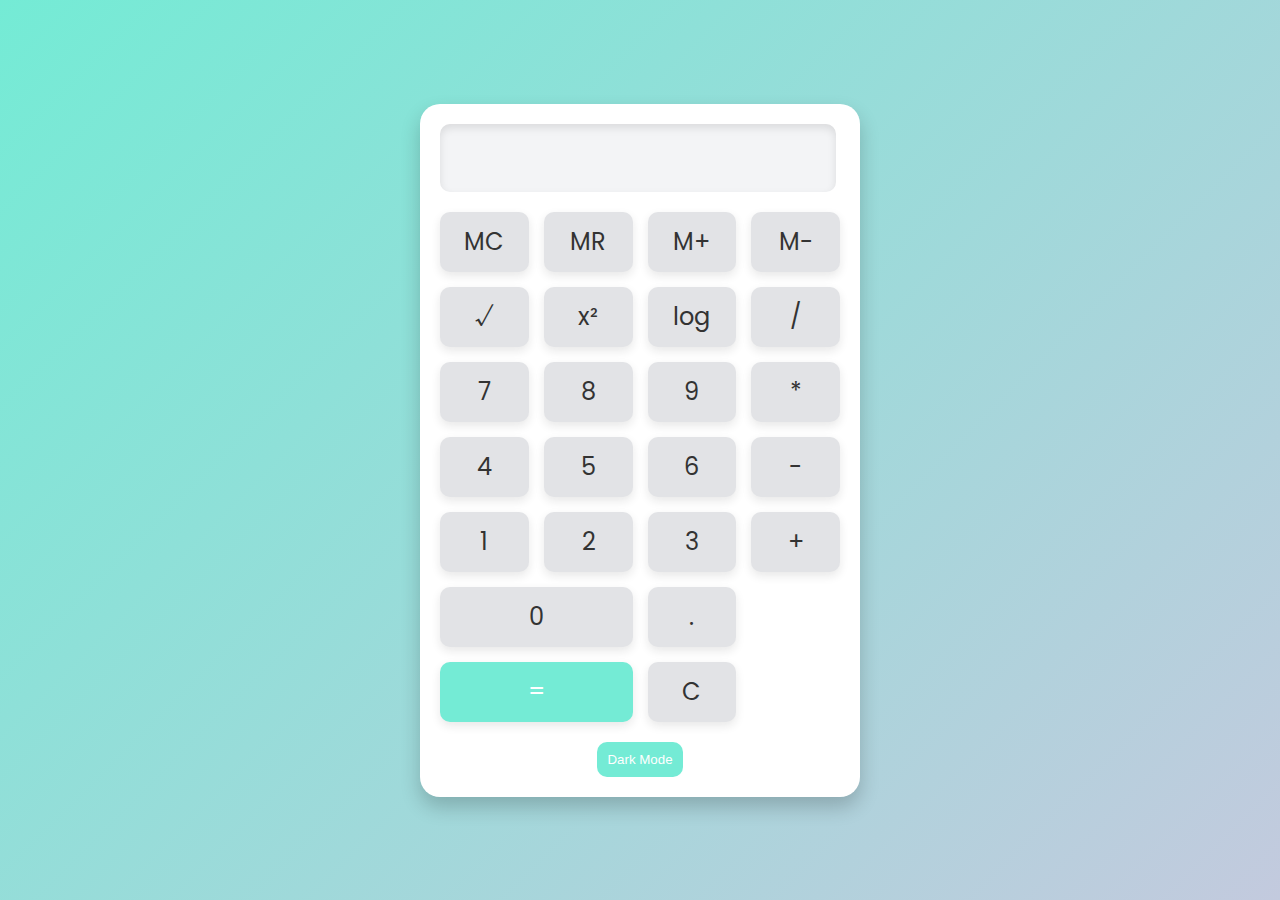
<file: Calc2/index.html>
<!DOCTYPE html>
    <html lang="en">
    <head>
        <meta charset="UTF-8">
        <meta name="viewport" content="width=device-width, initial-scale=1.0">
        <title>Calculator</title>
        <!-- Link to the CSS file -->
        <link rel="stylesheet" href="styles.css">
        <link href="https://fonts.googleapis.com/css2?family=Poppins:wght@300;400;500;600;700&display=swap" rel="stylesheet">
    
    </head>
    <body>
        <div class="calculator">
            <input type="text" id="display" aria-live="polite" disabled>
            <div class="buttons">
                <!-- Memory Function Buttons -->
                <button class="btn" data-action="MC">MC</button>
                <button class="btn" data-action="MR">MR</button>
                <button class="btn" data-action="M+">M+</button>
                <button class="btn" data-action="M-">M-</button>
    
                <!-- Scientific Function Buttons -->
                <button class="btn operator" data-action="sqrt">√</button>
                <button class="btn operator" data-action="pow">x²</button>
                <button class="btn operator" data-action="log">log</button>
                <button class="btn operator" data-action="/">/</button>
    
                <!-- Number and Operator Buttons -->
                <button class="btn number" data-number="7">7</button>
                <button class="btn number" data-number="8">8</button>
                <button class="btn number" data-number="9">9</button>
                <button class="btn operator" data-action="*">*</button>
    
                <button class="btn number" data-number="4">4</button>
                <button class="btn number" data-number="5">5</button>
                <button class="btn number" data-number="6">6</button>
                <button class="btn operator" data-action="-">-</button>
    
                <button class="btn number" data-number="1">1</button>
                <button class="btn number" data-number="2">2</button>
                <button class="btn number" data-number="3">3</button>
                <button class="btn operator" data-action="+">+</button>
    
                <button class="btn zero" data-number="0">0</button>
                <button class="btn" data-number=".">.</button>
                <button class="btn equals" data-action="equals">=</button>
                <button class="btn clear" data-action="clear">C</button>
            </div>
    
            <div class="theme-switcher">
                <button class="theme-btn">Dark Mode</button>
            </div>
        </div>
    
        <!-- Link to the JavaScript file -->
        <script src="script.js"></script>
    </body>
    </html>
</file>
<file: Calc2/styles.css>
:root {
    --bg-color: #f3f4f6;
    --primary-color: #74ebd5;
    --accent-color: #67c3be;
    --font-family: 'Poppins', sans-serif;
    --button-color: #e2e3e6;
    --text-color: #333;
    --error-color: #ff6b6b;
}

body {
    display: flex;
    justify-content: center;
    align-items: center;
    height: 100vh;
    background: linear-gradient(135deg, var(--primary-color), #c3cade);
    margin: 0;
    font-family: var(--font-family);
}

.calculator {
    background: #ffffff;
    border-radius: 20px;
    box-shadow: 0 10px 20px rgba(0, 0, 0, 0.2);
    width: 100%;
    max-width: 400px;
    padding: 20px;
}

#display {
    width: 94%;
    height: 3rem;
    border: none;
    border-radius: 10px;
    margin-bottom: 20px;
    font-size: 2rem;
    text-align: right;
    padding: 10px;
    box-shadow: inset 0 4px 8px rgba(0, 0, 0, 0.1);
    background-color: var(--bg-color);
    font-family: var(--font-family);
    color: var(--text-color);
}

.buttons {
    display: grid;
    grid-template-columns: repeat(4, 1fr);
    grid-gap: 15px;
}

.btn {
    height: 60px;
    background-color: var(--button-color);
    border: none;
    border-radius: 10px;
    font-size: 1.5rem;
    color: var(--text-color);
    box-shadow: 0 4px 10px rgba(25, 25, 25, 0.1);
    cursor: pointer;
    transition: background-color 0.3s, transform 0.1s;
    font-family: var(--font-family);
}

.btn:hover {
    background-color: var(--bg-color);
}

.btn:active {
    transform: scale(0.95);
}

.equals {
    background-color: var(--primary-color);
    grid-column: span 2;
    color: white;
}

.equals:hover {
    background-color: var(--accent-color);
}

.zero {
    grid-column: span 2;
}

.theme-switcher {
    margin-top: 20px;
    text-align: center;
}

.theme-btn {
    background-color: var(--primary-color);
    color: white;
    padding: 10px;
    border-radius: 10px;
    cursor: pointer;
    border: none;
    transition: background-color 0.3s;
}

.theme-btn:hover {
    background-color: var(--accent-color);
}

.error {
    color: var(--error-color);
}

body.dark-theme {
    --bg-color: #202020;
    --text-color: #f3f4f6;
    --button-color: #585858;
    --primary-color: #222;
    --accent-color: #686868;
}
</file>
